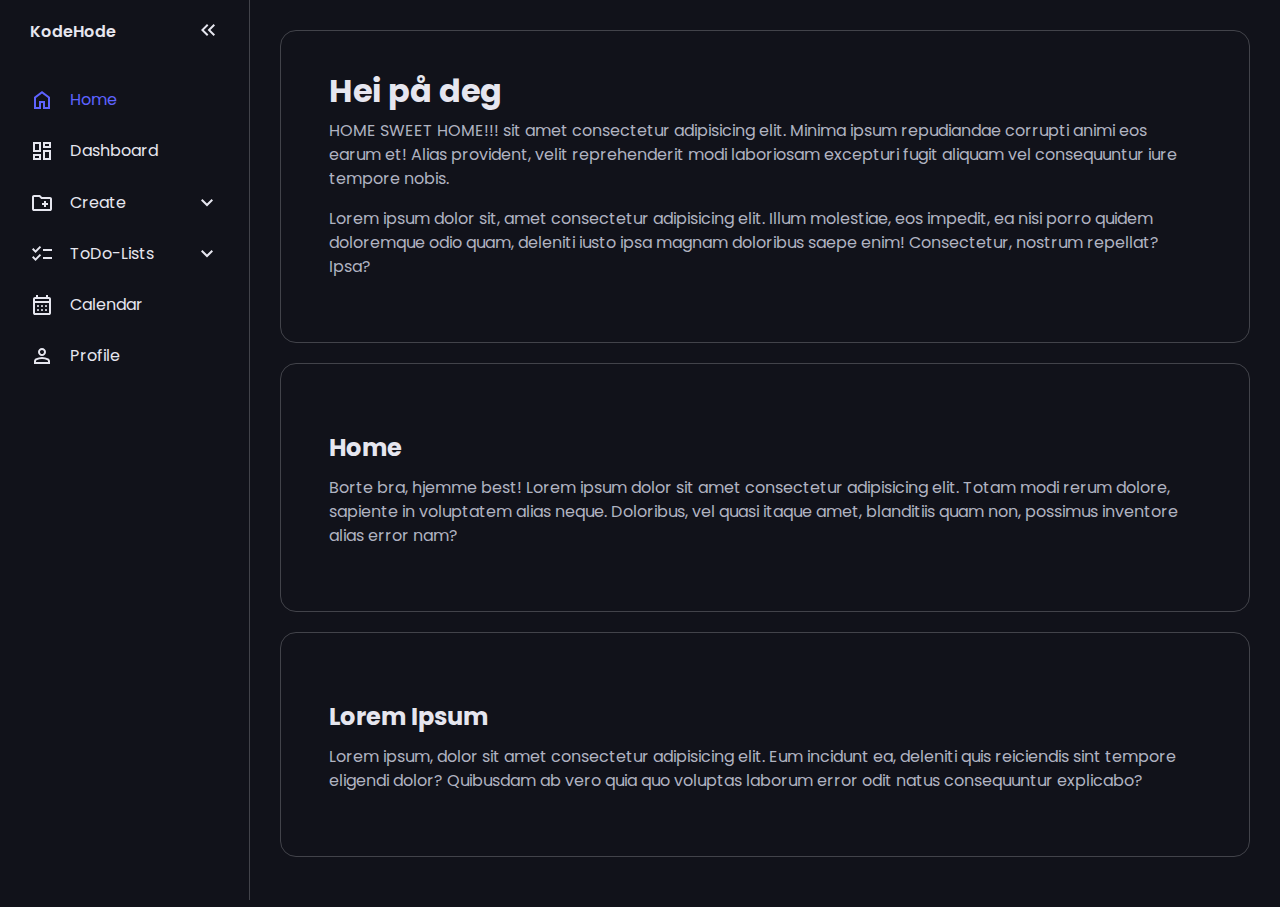
<file: index.html>
<!DOCTYPE html>
<html lang="en">
<head>
    <meta charset="UTF-8">
    <meta name="viewport" content="width=device-width, initial-scale=1.0">
    <title>Home</title>
    <link rel="stylesheet" href="style.css">
    <script type="text/javascript" src="index.js" defer></script>
</head>
<body>
    <nav id="sidebar">
        <ul>
            <li>
                <span class="logo">KodeHode</span>
                <button onclick=toggleSidebar() id="toggle-btn">
                    <svg xmlns="http://www.w3.org/2000/svg" height="24px" viewBox="0 -960 960 960" width="24px" fill="#e8eaed"><path d="M440-240 200-480l240-240 56 56-183 184 183 184-56 56Zm264 0L464-480l240-240 56 56-183 184 183 184-56 56Z"/></svg>
                </button>
            </li>
            <li class="active">
                <a href="index.html">
                    <svg xmlns="http://www.w3.org/2000/svg" height="24px" viewBox="0 -960 960 960" width="24px" fill="#e8eaed"><path d="M240-200h120v-240h240v240h120v-360L480-740 240-560v360Zm-80 80v-480l320-240 320 240v480H520v-240h-80v240H160Zm320-350Z"/></svg>
                    <span>Home</span>
                </a>
            </li>
            <li>
                <a href="dashboard.html">
                    <svg xmlns="http://www.w3.org/2000/svg" height="24px" viewBox="0 -960 960 960" width="24px" fill="#e8eaed"><path d="M520-600v-240h320v240H520ZM120-440v-400h320v400H120Zm400 320v-400h320v400H520Zm-400 0v-240h320v240H120Zm80-400h160v-240H200v240Zm400 320h160v-240H600v240Zm0-480h160v-80H600v80ZM200-200h160v-80H200v80Zm160-320Zm240-160Zm0 240ZM360-280Z"/></svg>
                    <span>Dashboard</span>
                </a>
            </li>
            <li>
                <button onclick=toggleSubMenu(this) class="dropdown-btn">
                    <svg xmlns="http://www.w3.org/2000/svg" height="24px" viewBox="0 -960 960 960" width="24px" fill="#e8eaed"><path d="M560-320h80v-80h80v-80h-80v-80h-80v80h-80v80h80v80ZM160-160q-33 0-56.5-23.5T80-240v-480q0-33 23.5-56.5T160-800h240l80 80h320q33 0 56.5 23.5T880-640v400q0 33-23.5 56.5T800-160H160Zm0-80h640v-400H447l-80-80H160v480Zm0 0v-480 480Z"/></svg>
                    <span>Create</span>
                    <svg xmlns="http://www.w3.org/2000/svg" height="24px" viewBox="0 -960 960 960" width="24px" fill="#e8eaed"><path d="M480-344 240-584l56-56 184 184 184-184 56 56-240 240Z"/></svg>
                </button>
                <ul class="sub-menu">
                    <div>
                        <li><a href="#">Folder</a></li>
                        <li><a href="#">Document</a></li>
                        <li><a href="#">Project</a></li>
                    </div>
                </ul>
            </li>
            <li>
                <button onclick=toggleSubMenu(this) class="dropdown-btn">
                    <svg xmlns="http://www.w3.org/2000/svg" height="24px" viewBox="0 -960 960 960" width="24px" fill="#e8eaed"><path d="M222-200 80-342l56-56 85 85 170-170 56 57-225 226Zm0-320L80-662l56-56 85 85 170-170 56 57-225 226Zm298 240v-80h360v80H520Zm0-320v-80h360v80H520Z"/></svg>
                    <span>ToDo-Lists</span>
                    <svg xmlns="http://www.w3.org/2000/svg" height="24px" viewBox="0 -960 960 960" width="24px" fill="#e8eaed"><path d="M480-344 240-584l56-56 184 184 184-184 56 56-240 240Z"/></svg>
                </button>
                <ul class="sub-menu">
                    <div>
                        <li><a href="#">Work</a></li>
                        <li><a href="#">Private</a></li>
                        <li><a href="#">Coding</a></li>
                        <li><a href="#">Gardening</a></li>
                        <li><a href="#">School</a></li>
                    </div>
                </ul>
            </li>
            <li>
                <a href="calendar.html">
                    <svg xmlns="http://www.w3.org/2000/svg" height="24px" viewBox="0 -960 960 960" width="24px" fill="#e8eaed"><path d="M200-80q-33 0-56.5-23.5T120-160v-560q0-33 23.5-56.5T200-800h40v-80h80v80h320v-80h80v80h40q33 0 56.5 23.5T840-720v560q0 33-23.5 56.5T760-80H200Zm0-80h560v-400H200v400Zm0-480h560v-80H200v80Zm0 0v-80 80Zm280 240q-17 0-28.5-11.5T440-440q0-17 11.5-28.5T480-480q17 0 28.5 11.5T520-440q0 17-11.5 28.5T480-400Zm-160 0q-17 0-28.5-11.5T280-440q0-17 11.5-28.5T320-480q17 0 28.5 11.5T360-440q0 17-11.5 28.5T320-400Zm320 0q-17 0-28.5-11.5T600-440q0-17 11.5-28.5T640-480q17 0 28.5 11.5T680-440q0 17-11.5 28.5T640-400ZM480-240q-17 0-28.5-11.5T440-280q0-17 11.5-28.5T480-320q17 0 28.5 11.5T520-280q0 17-11.5 28.5T480-240Zm-160 0q-17 0-28.5-11.5T280-280q0-17 11.5-28.5T320-320q17 0 28.5 11.5T360-280q0 17-11.5 28.5T320-240Zm320 0q-17 0-28.5-11.5T600-280q0-17 11.5-28.5T640-320q17 0 28.5 11.5T680-280q0 17-11.5 28.5T640-240Z"/></svg>
                    <span>Calendar</span>
                </a>
            </li>
            <li>
                <a href="profile.html">
                    <svg xmlns="http://www.w3.org/2000/svg" height="24px" viewBox="0 -960 960 960" width="24px" fill="#e8eaed"><path d="M480-480q-66 0-113-47t-47-113q0-66 47-113t113-47q66 0 113 47t47 113q0 66-47 113t-113 47ZM160-160v-112q0-34 17.5-62.5T224-378q62-31 126-46.5T480-440q66 0 130 15.5T736-378q29 15 46.5 43.5T800-272v112H160Zm80-80h480v-32q0-11-5.5-20T700-306q-54-27-109-40.5T480-360q-56 0-111 13.5T260-306q-9 5-14.5 14t-5.5 20v32Zm240-320q33 0 56.5-23.5T560-640q0-33-23.5-56.5T480-720q-33 0-56.5 23.5T400-640q0 33 23.5 56.5T480-560Zm0-80Zm0 400Z"/></svg>
                    <span>Profile</span>
                </a>
            </li>
        </ul>
    </nav>
    <main>
        <div class="container">
            <h1>Hei på deg</h1>
            <p>HOME SWEET HOME!!! sit amet consectetur adipisicing elit. Minima ipsum repudiandae corrupti animi eos earum et! Alias provident, velit reprehenderit modi laboriosam excepturi fugit aliquam vel consequuntur iure tempore nobis.</p>
            <p>Lorem ipsum dolor sit, amet consectetur adipisicing elit. Illum molestiae, eos impedit, ea nisi porro quidem doloremque odio quam, deleniti iusto ipsa magnam doloribus saepe enim! Consectetur, nostrum repellat? Ipsa?</p>
        </div>
        <div class="container">
            <h2>Home</h2>
            <p>Borte bra, hjemme best! Lorem ipsum dolor sit amet consectetur adipisicing elit. Totam modi rerum dolore, sapiente in voluptatem alias neque. Doloribus, vel quasi itaque amet, blanditiis quam non, possimus inventore alias error nam?</p>
        </div>
        <div class="container">
            <h2>Lorem Ipsum</h2>
            <p>Lorem ipsum, dolor sit amet consectetur adipisicing elit. Eum incidunt ea, deleniti quis reiciendis sint tempore eligendi dolor? Quibusdam ab vero quia quo voluptas laborum error odit natus consequuntur explicabo?</p>
        </div>
    </main>
    
</body>
</html>
</file>
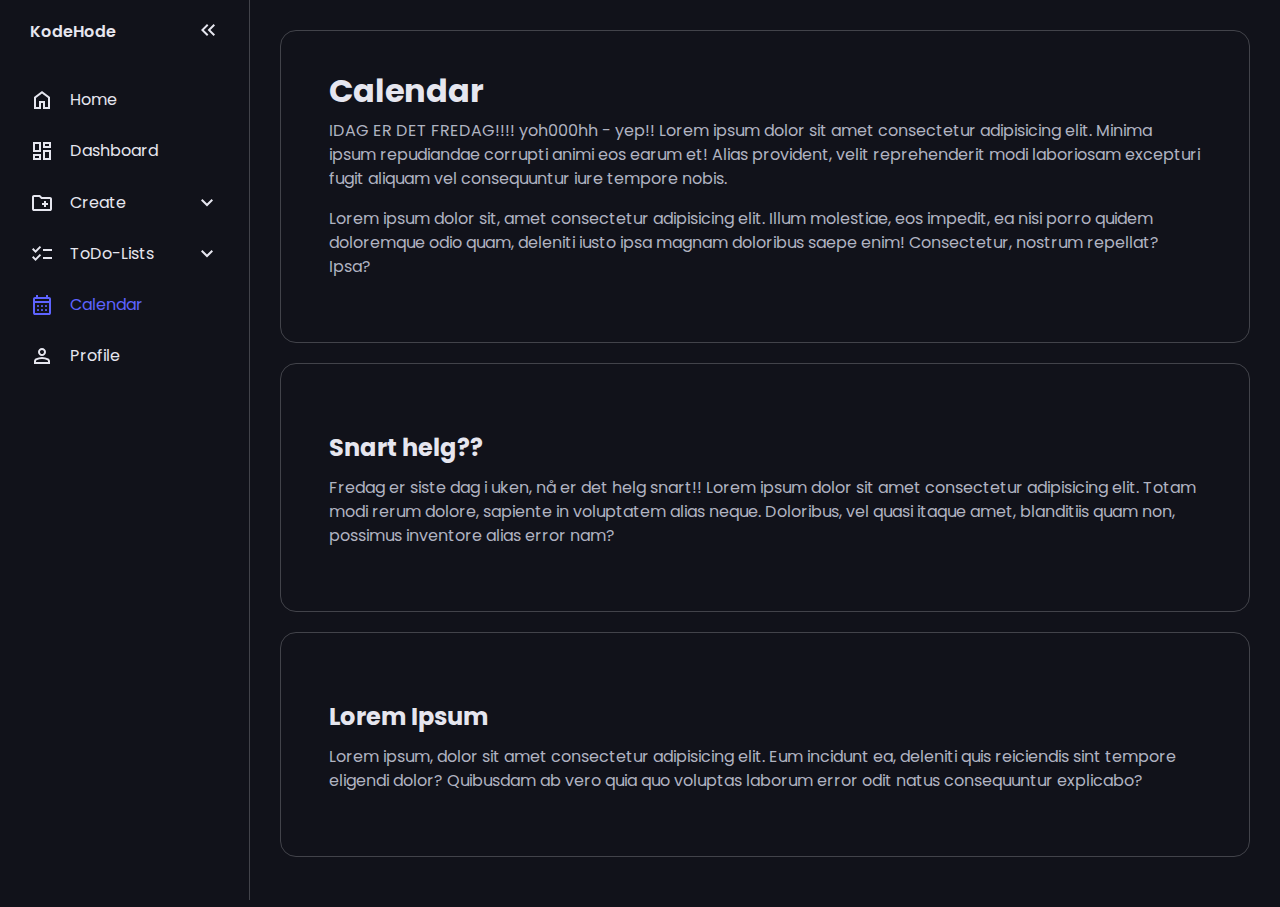
<file: calendar.html>
<!DOCTYPE html>
<html lang="en">
<head>
    <meta charset="UTF-8">
    <meta name="viewport" content="width=device-width, initial-scale=1.0">
    <title>Calendar</title>
    <link rel="stylesheet" href="style.css">
    <script type="text/javascript" src="index.js" defer></script>
</head>
<body>
    <nav id="sidebar">
        <ul>
            <li>
                <span class="logo">KodeHode</span>
                <button onclick=toggleSidebar() id="toggle-btn">
                    <svg xmlns="http://www.w3.org/2000/svg" height="24px" viewBox="0 -960 960 960" width="24px" fill="#e8eaed"><path d="M440-240 200-480l240-240 56 56-183 184 183 184-56 56Zm264 0L464-480l240-240 56 56-183 184 183 184-56 56Z"/></svg>
                </button>
            </li>
            <li>
                <a href="index.html">
                    <svg xmlns="http://www.w3.org/2000/svg" height="24px" viewBox="0 -960 960 960" width="24px" fill="#e8eaed"><path d="M240-200h120v-240h240v240h120v-360L480-740 240-560v360Zm-80 80v-480l320-240 320 240v480H520v-240h-80v240H160Zm320-350Z"/></svg>
                    <span>Home</span>
                </a>
            </li>
            <li>
                <a href="dashboard.html">
                    <svg xmlns="http://www.w3.org/2000/svg" height="24px" viewBox="0 -960 960 960" width="24px" fill="#e8eaed"><path d="M520-600v-240h320v240H520ZM120-440v-400h320v400H120Zm400 320v-400h320v400H520Zm-400 0v-240h320v240H120Zm80-400h160v-240H200v240Zm400 320h160v-240H600v240Zm0-480h160v-80H600v80ZM200-200h160v-80H200v80Zm160-320Zm240-160Zm0 240ZM360-280Z"/></svg>
                    <span>Dashboard</span>
                </a>
            </li>
            <li>
                <button onclick=toggleSubMenu(this) class="dropdown-btn">
                    <svg xmlns="http://www.w3.org/2000/svg" height="24px" viewBox="0 -960 960 960" width="24px" fill="#e8eaed"><path d="M560-320h80v-80h80v-80h-80v-80h-80v80h-80v80h80v80ZM160-160q-33 0-56.5-23.5T80-240v-480q0-33 23.5-56.5T160-800h240l80 80h320q33 0 56.5 23.5T880-640v400q0 33-23.5 56.5T800-160H160Zm0-80h640v-400H447l-80-80H160v480Zm0 0v-480 480Z"/></svg>
                    <span>Create</span>
                    <svg xmlns="http://www.w3.org/2000/svg" height="24px" viewBox="0 -960 960 960" width="24px" fill="#e8eaed"><path d="M480-344 240-584l56-56 184 184 184-184 56 56-240 240Z"/></svg>
                </button>
                <ul class="sub-menu">
                    <div>
                        <li><a href="#">Folder</a></li>
                        <li><a href="#">Document</a></li>
                        <li><a href="#">Project</a></li>
                    </div>
                </ul>
            </li>
            <li>
                <button onclick=toggleSubMenu(this) class="dropdown-btn">
                    <svg xmlns="http://www.w3.org/2000/svg" height="24px" viewBox="0 -960 960 960" width="24px" fill="#e8eaed"><path d="M222-200 80-342l56-56 85 85 170-170 56 57-225 226Zm0-320L80-662l56-56 85 85 170-170 56 57-225 226Zm298 240v-80h360v80H520Zm0-320v-80h360v80H520Z"/></svg>
                    <span>ToDo-Lists</span>
                    <svg xmlns="http://www.w3.org/2000/svg" height="24px" viewBox="0 -960 960 960" width="24px" fill="#e8eaed"><path d="M480-344 240-584l56-56 184 184 184-184 56 56-240 240Z"/></svg>
                </button>
                <ul class="sub-menu">
                    <div>
                        <li><a href="#">Work</a></li>
                        <li><a href="#">Private</a></li>
                        <li><a href="#">Coding</a></li>
                        <li><a href="#">Gardening</a></li>
                        <li><a href="#">School</a></li>
                    </div>
                </ul>
            </li>
            <li class="active">
                <a href="calendar.html">
                    <svg xmlns="http://www.w3.org/2000/svg" height="24px" viewBox="0 -960 960 960" width="24px" fill="#e8eaed"><path d="M200-80q-33 0-56.5-23.5T120-160v-560q0-33 23.5-56.5T200-800h40v-80h80v80h320v-80h80v80h40q33 0 56.5 23.5T840-720v560q0 33-23.5 56.5T760-80H200Zm0-80h560v-400H200v400Zm0-480h560v-80H200v80Zm0 0v-80 80Zm280 240q-17 0-28.5-11.5T440-440q0-17 11.5-28.5T480-480q17 0 28.5 11.5T520-440q0 17-11.5 28.5T480-400Zm-160 0q-17 0-28.5-11.5T280-440q0-17 11.5-28.5T320-480q17 0 28.5 11.5T360-440q0 17-11.5 28.5T320-400Zm320 0q-17 0-28.5-11.5T600-440q0-17 11.5-28.5T640-480q17 0 28.5 11.5T680-440q0 17-11.5 28.5T640-400ZM480-240q-17 0-28.5-11.5T440-280q0-17 11.5-28.5T480-320q17 0 28.5 11.5T520-280q0 17-11.5 28.5T480-240Zm-160 0q-17 0-28.5-11.5T280-280q0-17 11.5-28.5T320-320q17 0 28.5 11.5T360-280q0 17-11.5 28.5T320-240Zm320 0q-17 0-28.5-11.5T600-280q0-17 11.5-28.5T640-320q17 0 28.5 11.5T680-280q0 17-11.5 28.5T640-240Z"/></svg>
                    <span>Calendar</span>
                </a>
            </li>
            <li>
                <a href="profile.html">
                    <svg xmlns="http://www.w3.org/2000/svg" height="24px" viewBox="0 -960 960 960" width="24px" fill="#e8eaed"><path d="M480-480q-66 0-113-47t-47-113q0-66 47-113t113-47q66 0 113 47t47 113q0 66-47 113t-113 47ZM160-160v-112q0-34 17.5-62.5T224-378q62-31 126-46.5T480-440q66 0 130 15.5T736-378q29 15 46.5 43.5T800-272v112H160Zm80-80h480v-32q0-11-5.5-20T700-306q-54-27-109-40.5T480-360q-56 0-111 13.5T260-306q-9 5-14.5 14t-5.5 20v32Zm240-320q33 0 56.5-23.5T560-640q0-33-23.5-56.5T480-720q-33 0-56.5 23.5T400-640q0 33 23.5 56.5T480-560Zm0-80Zm0 400Z"/></svg>
                    <span>Profile</span>
                </a>
            </li>
        </ul>
    </nav>
    <main>
        <div class="container">
            <h1>Calendar</h1>
            <p>IDAG ER DET FREDAG!!!! yoh000hh - yep!! Lorem ipsum dolor sit amet consectetur adipisicing elit. Minima ipsum repudiandae corrupti animi eos earum et! Alias provident, velit reprehenderit modi laboriosam excepturi fugit aliquam vel consequuntur iure tempore nobis.</p>
            <p>Lorem ipsum dolor sit, amet consectetur adipisicing elit. Illum molestiae, eos impedit, ea nisi porro quidem doloremque odio quam, deleniti iusto ipsa magnam doloribus saepe enim! Consectetur, nostrum repellat? Ipsa?</p>
        </div>
        <div class="container">
            <h2>Snart helg??</h2>
            <p>Fredag er siste dag i uken, nå er det helg snart!! Lorem ipsum dolor sit amet consectetur adipisicing elit. Totam modi rerum dolore, sapiente in voluptatem alias neque. Doloribus, vel quasi itaque amet, blanditiis quam non, possimus inventore alias error nam?</p>
        </div>
        <div class="container">
            <h2>Lorem Ipsum</h2>
            <p>Lorem ipsum, dolor sit amet consectetur adipisicing elit. Eum incidunt ea, deleniti quis reiciendis sint tempore eligendi dolor? Quibusdam ab vero quia quo voluptas laborum error odit natus consequuntur explicabo?</p>
        </div>
    </main>
    
</body>
</html>
</file>
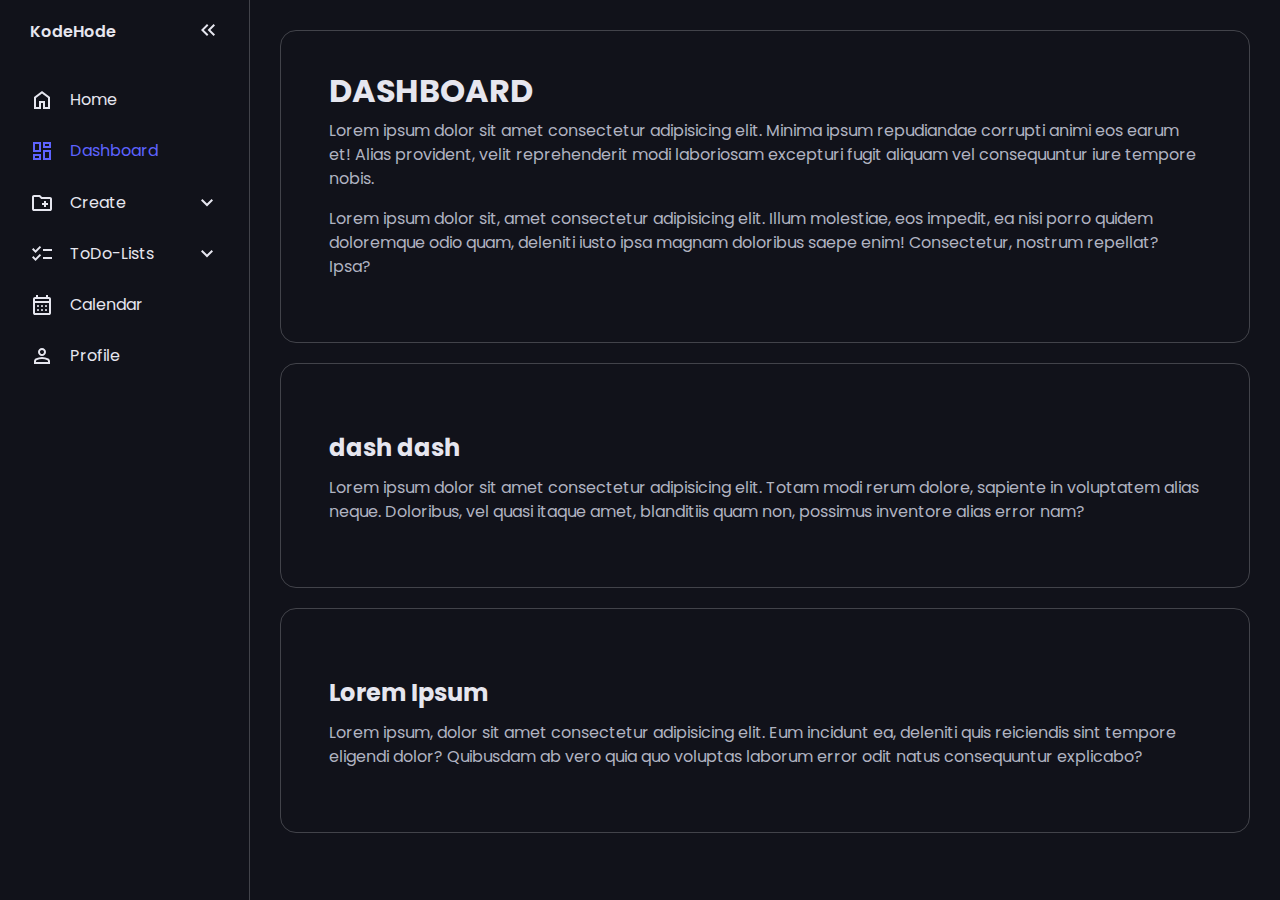
<file: dashboard.html>
<!DOCTYPE html>
<html lang="en">
<head>
    <meta charset="UTF-8">
    <meta name="viewport" content="width=device-width, initial-scale=1.0">
    <title>Dashboard</title>
    <link rel="stylesheet" href="style.css">
    <script type="text/javascript" src="index.js" defer></script>
</head>
<body>
    <nav id="sidebar">
        <ul>
            <li>
                <span class="logo">KodeHode</span>
                <button onclick=toggleSidebar() id="toggle-btn">
                    <svg xmlns="http://www.w3.org/2000/svg" height="24px" viewBox="0 -960 960 960" width="24px" fill="#e8eaed"><path d="M440-240 200-480l240-240 56 56-183 184 183 184-56 56Zm264 0L464-480l240-240 56 56-183 184 183 184-56 56Z"/></svg>
                </button>
            </li>
            <li>
                <a href="index.html">
                    <svg xmlns="http://www.w3.org/2000/svg" height="24px" viewBox="0 -960 960 960" width="24px" fill="#e8eaed"><path d="M240-200h120v-240h240v240h120v-360L480-740 240-560v360Zm-80 80v-480l320-240 320 240v480H520v-240h-80v240H160Zm320-350Z"/></svg>
                    <span>Home</span>
                </a>
            </li>
            <li class="active">
                <a href="dashboard.html">
                    <svg xmlns="http://www.w3.org/2000/svg" height="24px" viewBox="0 -960 960 960" width="24px" fill="#e8eaed"><path d="M520-600v-240h320v240H520ZM120-440v-400h320v400H120Zm400 320v-400h320v400H520Zm-400 0v-240h320v240H120Zm80-400h160v-240H200v240Zm400 320h160v-240H600v240Zm0-480h160v-80H600v80ZM200-200h160v-80H200v80Zm160-320Zm240-160Zm0 240ZM360-280Z"/></svg>
                    <span>Dashboard</span>
                </a>
            </li>
            <li>
                <button onclick=toggleSubMenu(this) class="dropdown-btn">
                    <svg xmlns="http://www.w3.org/2000/svg" height="24px" viewBox="0 -960 960 960" width="24px" fill="#e8eaed"><path d="M560-320h80v-80h80v-80h-80v-80h-80v80h-80v80h80v80ZM160-160q-33 0-56.5-23.5T80-240v-480q0-33 23.5-56.5T160-800h240l80 80h320q33 0 56.5 23.5T880-640v400q0 33-23.5 56.5T800-160H160Zm0-80h640v-400H447l-80-80H160v480Zm0 0v-480 480Z"/></svg>
                    <span>Create</span>
                    <svg xmlns="http://www.w3.org/2000/svg" height="24px" viewBox="0 -960 960 960" width="24px" fill="#e8eaed"><path d="M480-344 240-584l56-56 184 184 184-184 56 56-240 240Z"/></svg>
                </button>
                <ul class="sub-menu">
                    <div>
                        <li><a href="#">Folder</a></li>
                        <li><a href="#">Document</a></li>
                        <li><a href="#">Project</a></li>
                    </div>
                </ul>
            </li>
            <li>
                <button onclick=toggleSubMenu(this) class="dropdown-btn">
                    <svg xmlns="http://www.w3.org/2000/svg" height="24px" viewBox="0 -960 960 960" width="24px" fill="#e8eaed"><path d="M222-200 80-342l56-56 85 85 170-170 56 57-225 226Zm0-320L80-662l56-56 85 85 170-170 56 57-225 226Zm298 240v-80h360v80H520Zm0-320v-80h360v80H520Z"/></svg>
                    <span>ToDo-Lists</span>
                    <svg xmlns="http://www.w3.org/2000/svg" height="24px" viewBox="0 -960 960 960" width="24px" fill="#e8eaed"><path d="M480-344 240-584l56-56 184 184 184-184 56 56-240 240Z"/></svg>
                </button>
                <ul class="sub-menu">
                    <div>
                        <li><a href="#">Work</a></li>
                        <li><a href="#">Private</a></li>
                        <li><a href="#">Coding</a></li>
                        <li><a href="#">Gardening</a></li>
                        <li><a href="#">School</a></li>
                    </div>
                </ul>
            </li>
            <li>
                <a href="calendar.html">
                    <svg xmlns="http://www.w3.org/2000/svg" height="24px" viewBox="0 -960 960 960" width="24px" fill="#e8eaed"><path d="M200-80q-33 0-56.5-23.5T120-160v-560q0-33 23.5-56.5T200-800h40v-80h80v80h320v-80h80v80h40q33 0 56.5 23.5T840-720v560q0 33-23.5 56.5T760-80H200Zm0-80h560v-400H200v400Zm0-480h560v-80H200v80Zm0 0v-80 80Zm280 240q-17 0-28.5-11.5T440-440q0-17 11.5-28.5T480-480q17 0 28.5 11.5T520-440q0 17-11.5 28.5T480-400Zm-160 0q-17 0-28.5-11.5T280-440q0-17 11.5-28.5T320-480q17 0 28.5 11.5T360-440q0 17-11.5 28.5T320-400Zm320 0q-17 0-28.5-11.5T600-440q0-17 11.5-28.5T640-480q17 0 28.5 11.5T680-440q0 17-11.5 28.5T640-400ZM480-240q-17 0-28.5-11.5T440-280q0-17 11.5-28.5T480-320q17 0 28.5 11.5T520-280q0 17-11.5 28.5T480-240Zm-160 0q-17 0-28.5-11.5T280-280q0-17 11.5-28.5T320-320q17 0 28.5 11.5T360-280q0 17-11.5 28.5T320-240Zm320 0q-17 0-28.5-11.5T600-280q0-17 11.5-28.5T640-320q17 0 28.5 11.5T680-280q0 17-11.5 28.5T640-240Z"/></svg>
                    <span>Calendar</span>
                </a>
            </li>
            <li>
                <a href="profile.html">
                    <svg xmlns="http://www.w3.org/2000/svg" height="24px" viewBox="0 -960 960 960" width="24px" fill="#e8eaed"><path d="M480-480q-66 0-113-47t-47-113q0-66 47-113t113-47q66 0 113 47t47 113q0 66-47 113t-113 47ZM160-160v-112q0-34 17.5-62.5T224-378q62-31 126-46.5T480-440q66 0 130 15.5T736-378q29 15 46.5 43.5T800-272v112H160Zm80-80h480v-32q0-11-5.5-20T700-306q-54-27-109-40.5T480-360q-56 0-111 13.5T260-306q-9 5-14.5 14t-5.5 20v32Zm240-320q33 0 56.5-23.5T560-640q0-33-23.5-56.5T480-720q-33 0-56.5 23.5T400-640q0 33 23.5 56.5T480-560Zm0-80Zm0 400Z"/></svg>
                    <span>Profile</span>
                </a>
            </li>
        </ul>
    </nav>
    <main>
        <div class="container">
            <h1>DASHBOARD</h1>
            <p>Lorem ipsum dolor sit amet consectetur adipisicing elit. Minima ipsum repudiandae corrupti animi eos earum et! Alias provident, velit reprehenderit modi laboriosam excepturi fugit aliquam vel consequuntur iure tempore nobis.</p>
            <p>Lorem ipsum dolor sit, amet consectetur adipisicing elit. Illum molestiae, eos impedit, ea nisi porro quidem doloremque odio quam, deleniti iusto ipsa magnam doloribus saepe enim! Consectetur, nostrum repellat? Ipsa?</p>
        </div>
        <div class="container">
            <h2>dash dash</h2>
            <p>Lorem ipsum dolor sit amet consectetur adipisicing elit. Totam modi rerum dolore, sapiente in voluptatem alias neque. Doloribus, vel quasi itaque amet, blanditiis quam non, possimus inventore alias error nam?</p>
        </div>
        <div class="container">
            <h2>Lorem Ipsum</h2>
            <p>Lorem ipsum, dolor sit amet consectetur adipisicing elit. Eum incidunt ea, deleniti quis reiciendis sint tempore eligendi dolor? Quibusdam ab vero quia quo voluptas laborum error odit natus consequuntur explicabo?</p>
        </div>
    </main>
    
</body>
</html>
</file>
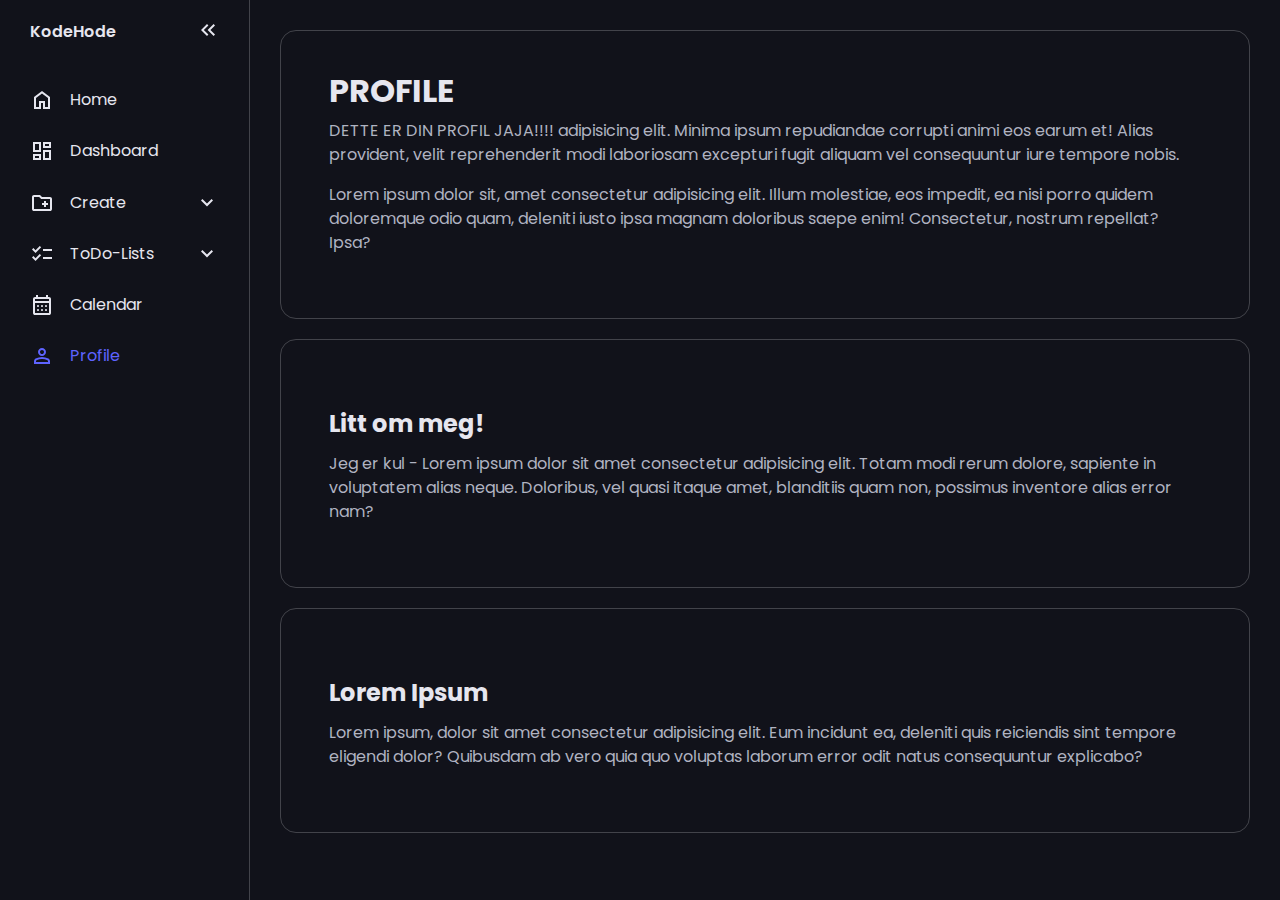
<file: profile.html>
<!DOCTYPE html>
<html lang="en">
<head>
    <meta charset="UTF-8">
    <meta name="viewport" content="width=device-width, initial-scale=1.0">
    <title>Profile</title>
    <link rel="stylesheet" href="style.css">
    <script type="text/javascript" src="index.js" defer></script>
</head>
<body>
    <nav id="sidebar">
        <ul>
            <li>
                <span class="logo">KodeHode</span>
                <button onclick=toggleSidebar() id="toggle-btn">
                    <svg xmlns="http://www.w3.org/2000/svg" height="24px" viewBox="0 -960 960 960" width="24px" fill="#e8eaed"><path d="M440-240 200-480l240-240 56 56-183 184 183 184-56 56Zm264 0L464-480l240-240 56 56-183 184 183 184-56 56Z"/></svg>
                </button>
            </li>
            <li>
                <a href="index.html">
                    <svg xmlns="http://www.w3.org/2000/svg" height="24px" viewBox="0 -960 960 960" width="24px" fill="#e8eaed"><path d="M240-200h120v-240h240v240h120v-360L480-740 240-560v360Zm-80 80v-480l320-240 320 240v480H520v-240h-80v240H160Zm320-350Z"/></svg>
                    <span>Home</span>
                </a>
            </li>
            <li>
                <a href="dashboard.html">
                    <svg xmlns="http://www.w3.org/2000/svg" height="24px" viewBox="0 -960 960 960" width="24px" fill="#e8eaed"><path d="M520-600v-240h320v240H520ZM120-440v-400h320v400H120Zm400 320v-400h320v400H520Zm-400 0v-240h320v240H120Zm80-400h160v-240H200v240Zm400 320h160v-240H600v240Zm0-480h160v-80H600v80ZM200-200h160v-80H200v80Zm160-320Zm240-160Zm0 240ZM360-280Z"/></svg>
                    <span>Dashboard</span>
                </a>
            </li>
            <li>
                <button onclick=toggleSubMenu(this) class="dropdown-btn">
                    <svg xmlns="http://www.w3.org/2000/svg" height="24px" viewBox="0 -960 960 960" width="24px" fill="#e8eaed"><path d="M560-320h80v-80h80v-80h-80v-80h-80v80h-80v80h80v80ZM160-160q-33 0-56.5-23.5T80-240v-480q0-33 23.5-56.5T160-800h240l80 80h320q33 0 56.5 23.5T880-640v400q0 33-23.5 56.5T800-160H160Zm0-80h640v-400H447l-80-80H160v480Zm0 0v-480 480Z"/></svg>
                    <span>Create</span>
                    <svg xmlns="http://www.w3.org/2000/svg" height="24px" viewBox="0 -960 960 960" width="24px" fill="#e8eaed"><path d="M480-344 240-584l56-56 184 184 184-184 56 56-240 240Z"/></svg>
                </button>
                <ul class="sub-menu">
                    <div>
                        <li><a href="#">Folder</a></li>
                        <li><a href="#">Document</a></li>
                        <li><a href="#">Project</a></li>
                    </div>
                </ul>
            </li>
            <li>
                <button onclick=toggleSubMenu(this) class="dropdown-btn">
                    <svg xmlns="http://www.w3.org/2000/svg" height="24px" viewBox="0 -960 960 960" width="24px" fill="#e8eaed"><path d="M222-200 80-342l56-56 85 85 170-170 56 57-225 226Zm0-320L80-662l56-56 85 85 170-170 56 57-225 226Zm298 240v-80h360v80H520Zm0-320v-80h360v80H520Z"/></svg>
                    <span>ToDo-Lists</span>
                    <svg xmlns="http://www.w3.org/2000/svg" height="24px" viewBox="0 -960 960 960" width="24px" fill="#e8eaed"><path d="M480-344 240-584l56-56 184 184 184-184 56 56-240 240Z"/></svg>
                </button>
                <ul class="sub-menu">
                    <div>
                        <li><a href="#">Work</a></li>
                        <li><a href="#">Private</a></li>
                        <li><a href="#">Coding</a></li>
                        <li><a href="#">Gardening</a></li>
                        <li><a href="#">School</a></li>
                    </div>
                </ul>
            </li>
            <li>
                <a href="calendar.html">
                    <svg xmlns="http://www.w3.org/2000/svg" height="24px" viewBox="0 -960 960 960" width="24px" fill="#e8eaed"><path d="M200-80q-33 0-56.5-23.5T120-160v-560q0-33 23.5-56.5T200-800h40v-80h80v80h320v-80h80v80h40q33 0 56.5 23.5T840-720v560q0 33-23.5 56.5T760-80H200Zm0-80h560v-400H200v400Zm0-480h560v-80H200v80Zm0 0v-80 80Zm280 240q-17 0-28.5-11.5T440-440q0-17 11.5-28.5T480-480q17 0 28.5 11.5T520-440q0 17-11.5 28.5T480-400Zm-160 0q-17 0-28.5-11.5T280-440q0-17 11.5-28.5T320-480q17 0 28.5 11.5T360-440q0 17-11.5 28.5T320-400Zm320 0q-17 0-28.5-11.5T600-440q0-17 11.5-28.5T640-480q17 0 28.5 11.5T680-440q0 17-11.5 28.5T640-400ZM480-240q-17 0-28.5-11.5T440-280q0-17 11.5-28.5T480-320q17 0 28.5 11.5T520-280q0 17-11.5 28.5T480-240Zm-160 0q-17 0-28.5-11.5T280-280q0-17 11.5-28.5T320-320q17 0 28.5 11.5T360-280q0 17-11.5 28.5T320-240Zm320 0q-17 0-28.5-11.5T600-280q0-17 11.5-28.5T640-320q17 0 28.5 11.5T680-280q0 17-11.5 28.5T640-240Z"/></svg>
                    <span>Calendar</span>
                </a>
            </li>
            <li class="active">
                <a href="profile.html">
                    <svg xmlns="http://www.w3.org/2000/svg" height="24px" viewBox="0 -960 960 960" width="24px" fill="#e8eaed"><path d="M480-480q-66 0-113-47t-47-113q0-66 47-113t113-47q66 0 113 47t47 113q0 66-47 113t-113 47ZM160-160v-112q0-34 17.5-62.5T224-378q62-31 126-46.5T480-440q66 0 130 15.5T736-378q29 15 46.5 43.5T800-272v112H160Zm80-80h480v-32q0-11-5.5-20T700-306q-54-27-109-40.5T480-360q-56 0-111 13.5T260-306q-9 5-14.5 14t-5.5 20v32Zm240-320q33 0 56.5-23.5T560-640q0-33-23.5-56.5T480-720q-33 0-56.5 23.5T400-640q0 33 23.5 56.5T480-560Zm0-80Zm0 400Z"/></svg>
                    <span>Profile</span>
                </a>
            </li>
        </ul>
    </nav>
    <main>
        <div class="container">
            <h1>PROFILE</h1>
            <p>DETTE ER DIN PROFIL JAJA!!!! adipisicing elit. Minima ipsum repudiandae corrupti animi eos earum et! Alias provident, velit reprehenderit modi laboriosam excepturi fugit aliquam vel consequuntur iure tempore nobis.</p>
            <p>Lorem ipsum dolor sit, amet consectetur adipisicing elit. Illum molestiae, eos impedit, ea nisi porro quidem doloremque odio quam, deleniti iusto ipsa magnam doloribus saepe enim! Consectetur, nostrum repellat? Ipsa?</p>
        </div>
        <div class="container">
            <h2>Litt om meg!</h2>
            <p>Jeg er kul - Lorem ipsum dolor sit amet consectetur adipisicing elit. Totam modi rerum dolore, sapiente in voluptatem alias neque. Doloribus, vel quasi itaque amet, blanditiis quam non, possimus inventore alias error nam?</p>
        </div>
        <div class="container">
            <h2>Lorem Ipsum</h2>
            <p>Lorem ipsum, dolor sit amet consectetur adipisicing elit. Eum incidunt ea, deleniti quis reiciendis sint tempore eligendi dolor? Quibusdam ab vero quia quo voluptas laborum error odit natus consequuntur explicabo?</p>
        </div>
    </main>
    
</body>
</html>
</file>
<file: style.css>
@import url('https://fonts.googleapis.com/css2?family=Poppins:ital,wght@0,100;0,200;0,300;0,400;0,500;0,600;0,700;0,800;0,900;1,100;1,200;1,300;1,400;1,500;1,600;1,700;1,800;1,900&display=swap');


:root{
--base-clr: #11121a;
--line-clr: #42434a;
--hover-clr: #222533;
--text-clr: #e6e6ef;
--accent-clr: #5e63ff;
--secondary-text-clr: #b0b3c1;

}
*{
margin: 0;
padding: 0;
}
html{
 font-family: Poppins, 'Segoe UI', 'Segoe UI', Tahoma, Geneva, Verdana, sans-serif;
 line-height: 1.5rem;
}
body{
    min-height: 100vh;
    min-height: 100dvh;
    background-color: var(--base-clr);
    color: var(--text-clr);
    display: grid;
    grid-template-columns: auto 1fr;
}
#sidebar{
    box-sizing: border-box;
    height: 100vh;
    width: 250px;
    padding: 5px 1em;
    background-color: var(--base-clr);
    border-right: 1px solid var(--line-clr);

    position: sticky;
    top: 0;
    align-self: start;
    transition: 300ms ease-in-out;
    overflow: hidden;
    text-wrap: nowrap;
}

#sidebar.close{
    padding: 5px;
    width: 60px;
}
#sidebar ul{
    list-style: none;
}
#sidebar > ul > li:first-child{
    display: flex;
    justify-content: flex-end;
    margin-bottom: 16px;
    .logo{
        font-weight: 600;
    }
}
#sidebar ul li.active a{
    color: var(--accent-clr);

    svg{
        fill: var(--accent-clr);
    }
}

#sidebar a, #sidebar .dropdown-btn, #sidebar .logo{
    border-radius: .5em;
    padding: .85em;
    text-decoration: none;
    color: var(--text-clr);
    display: flex;
    align-items: center;
    gap: 1em;
}
.dropdown-btn{
    width: 100%;
    text-align: left;
    background: none;
    border: none;
    font: inherit;
    cursor: pointer;
}
#sidebar svg{
    flex-shrink: 0;
    fill: var(--text-clr)
}
#sidebar a span, #sidebar .dropdown-btn span{
    flex-grow: 1;
}
#sidebar a:hover, #sidebar .dropdown-btn:hover{
    background-color: var(--hover-clr);
}
#sidebar .sub-menu{
    display: grid;
    grid-template-rows: 0fr;
    transition: 300ms ease-in-out;

    > div{
        overflow: hidden;
    }
}
#sidebar .sub-menu.show{
    grid-template-rows: 1fr;

}
.dropdown-btn svg{
    transition: 200ms ease;
}
.rotate svg:last-child{
    rotate: -180deg;
}
#sidebar .sub-menu a{
    padding-left: 2em;
}
#toggle-btn{
    margin-left: auto;
    padding: 1em;
    border: none;
    border-radius: .5em;
    background: none;
    cursor: pointer;

    svg{
        transition: rotate 150ms ease;
    }
}
#toggle-btn:hover{
    background-color: var(--hover-clr);
}










main{
    padding: min(30px, 7%);
}
main p{
    color: var(--secondary-text-clr);
    margin-top: 5px;
    margin-bottom: 15px;
}
.container{
    border: 1px solid var(--line-clr);
    border-radius: 1em;
    margin-bottom: 20px;
    padding: min(3em, 15%);

    h2, p { margin-top: 1em }
}


@media(max-width: 800px){
    body{
        grid-template-columns: 1fr;
    }
    main{
        padding: 2em 1em 60px 1em;
    }
    .container{
        border: none;
        padding: 0;

    }
    #sidebar{
        height: 60px;
        width: 100%;
        border-right: none;
        border-top: 1px solid var(--line-clr);
        padding: 0;
        position: fixed;
        top: unset;
        bottom: 0;

        > ul{
            padding: 0;
            display: grid;
            grid-auto-columns: 60px;
            grid-auto-flow: column;
            align-items: center;
            overflow-x: scroll;
        }
        ul li{
            height: 100%;
        }
        ul a, ul .dropdown-btn{
            width: 60px;
            height: 60px;
            padding: 0;
            border-radius: 0;
            justify-content: center;
        }

        ul li span, ul li:first-child, .dropdown-btn svg:last-child{
            display: none;
        }

        ul li .sub-menu.show{
            position: fixed;
            bottom: 60px;
            left: 0;
            box-sizing: border-box;
            height: 60px;
            width: 100%;
            background-color: var(--hover-clr);
            border-top: 1px solid var(--line-clr);
            display: flex;
            justify-content: center;

            > div{
                overflow-x: auto;
            }

            li{
                display: inline-flex;
            }
            a{
                box-sizing: border-box;
                padding: 1em;
                width: auto;
                justify-content: center;

            }
        }
    }

}
</file>
